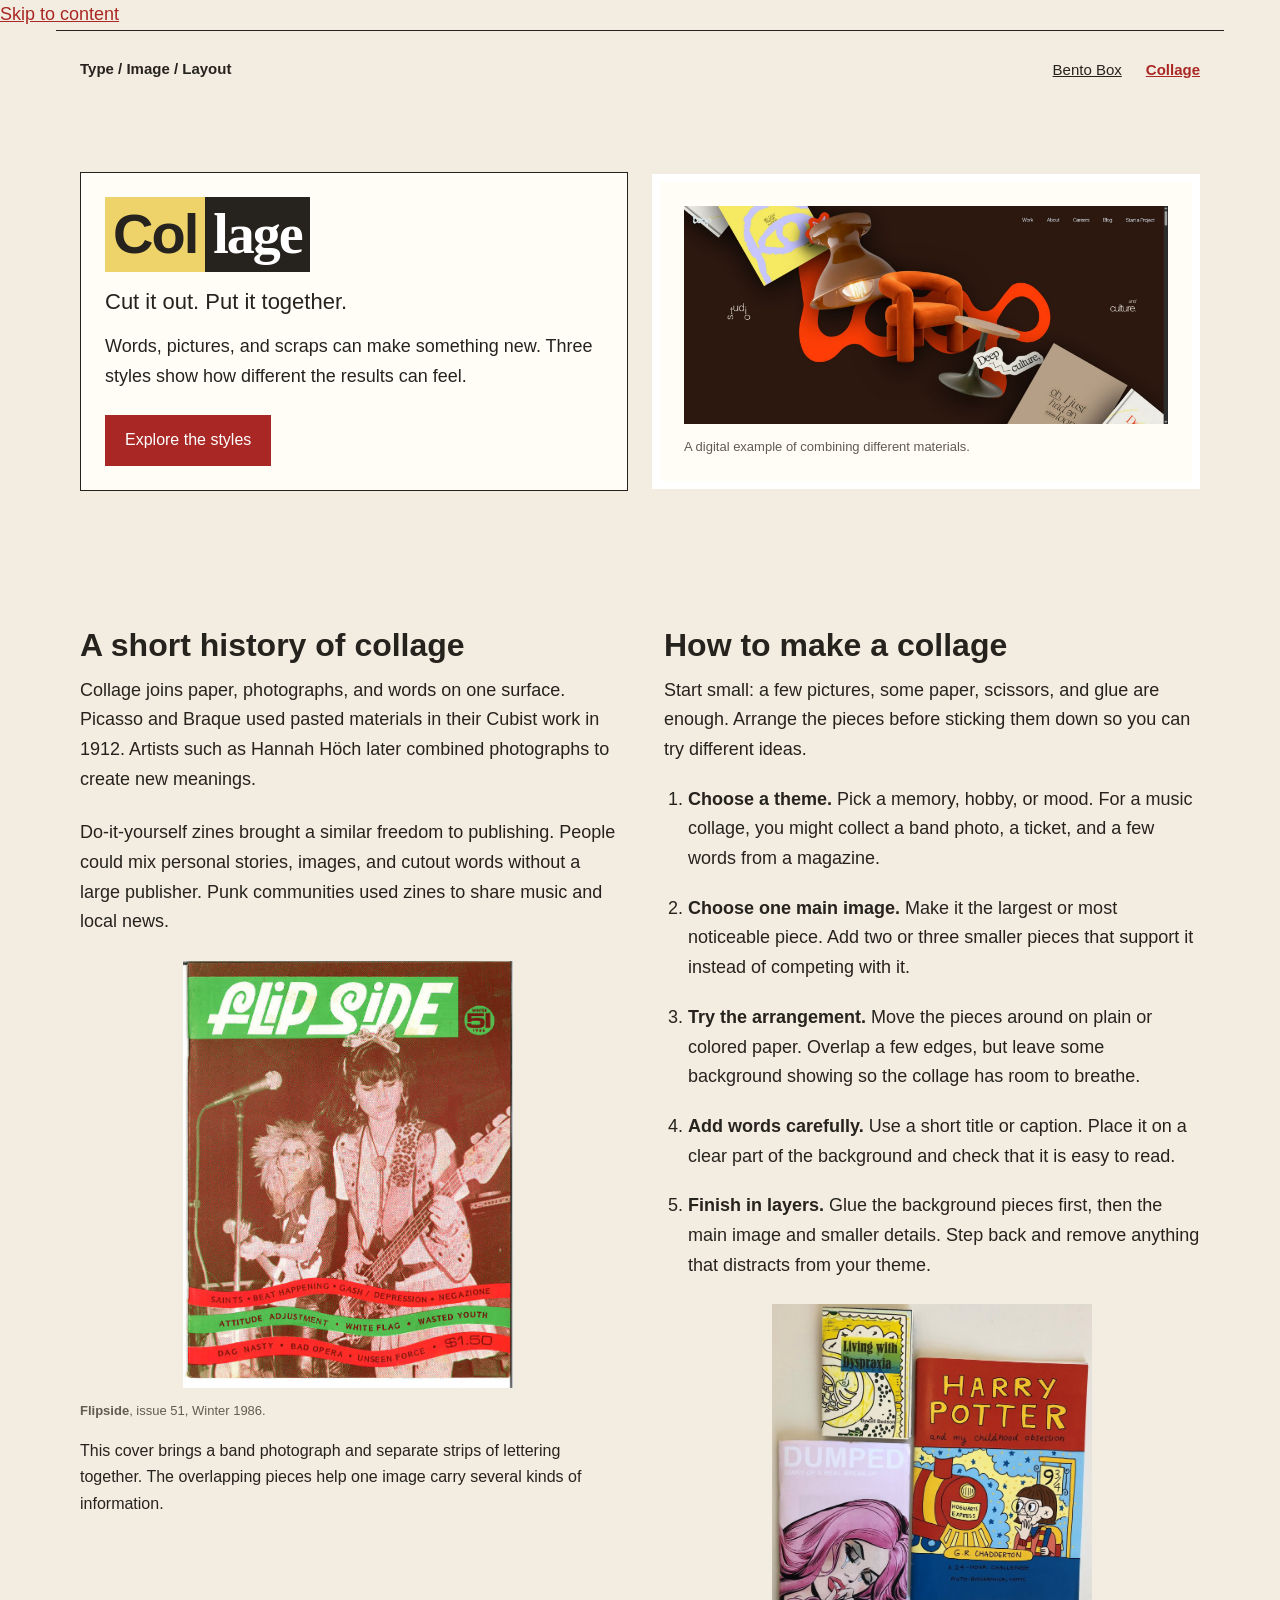
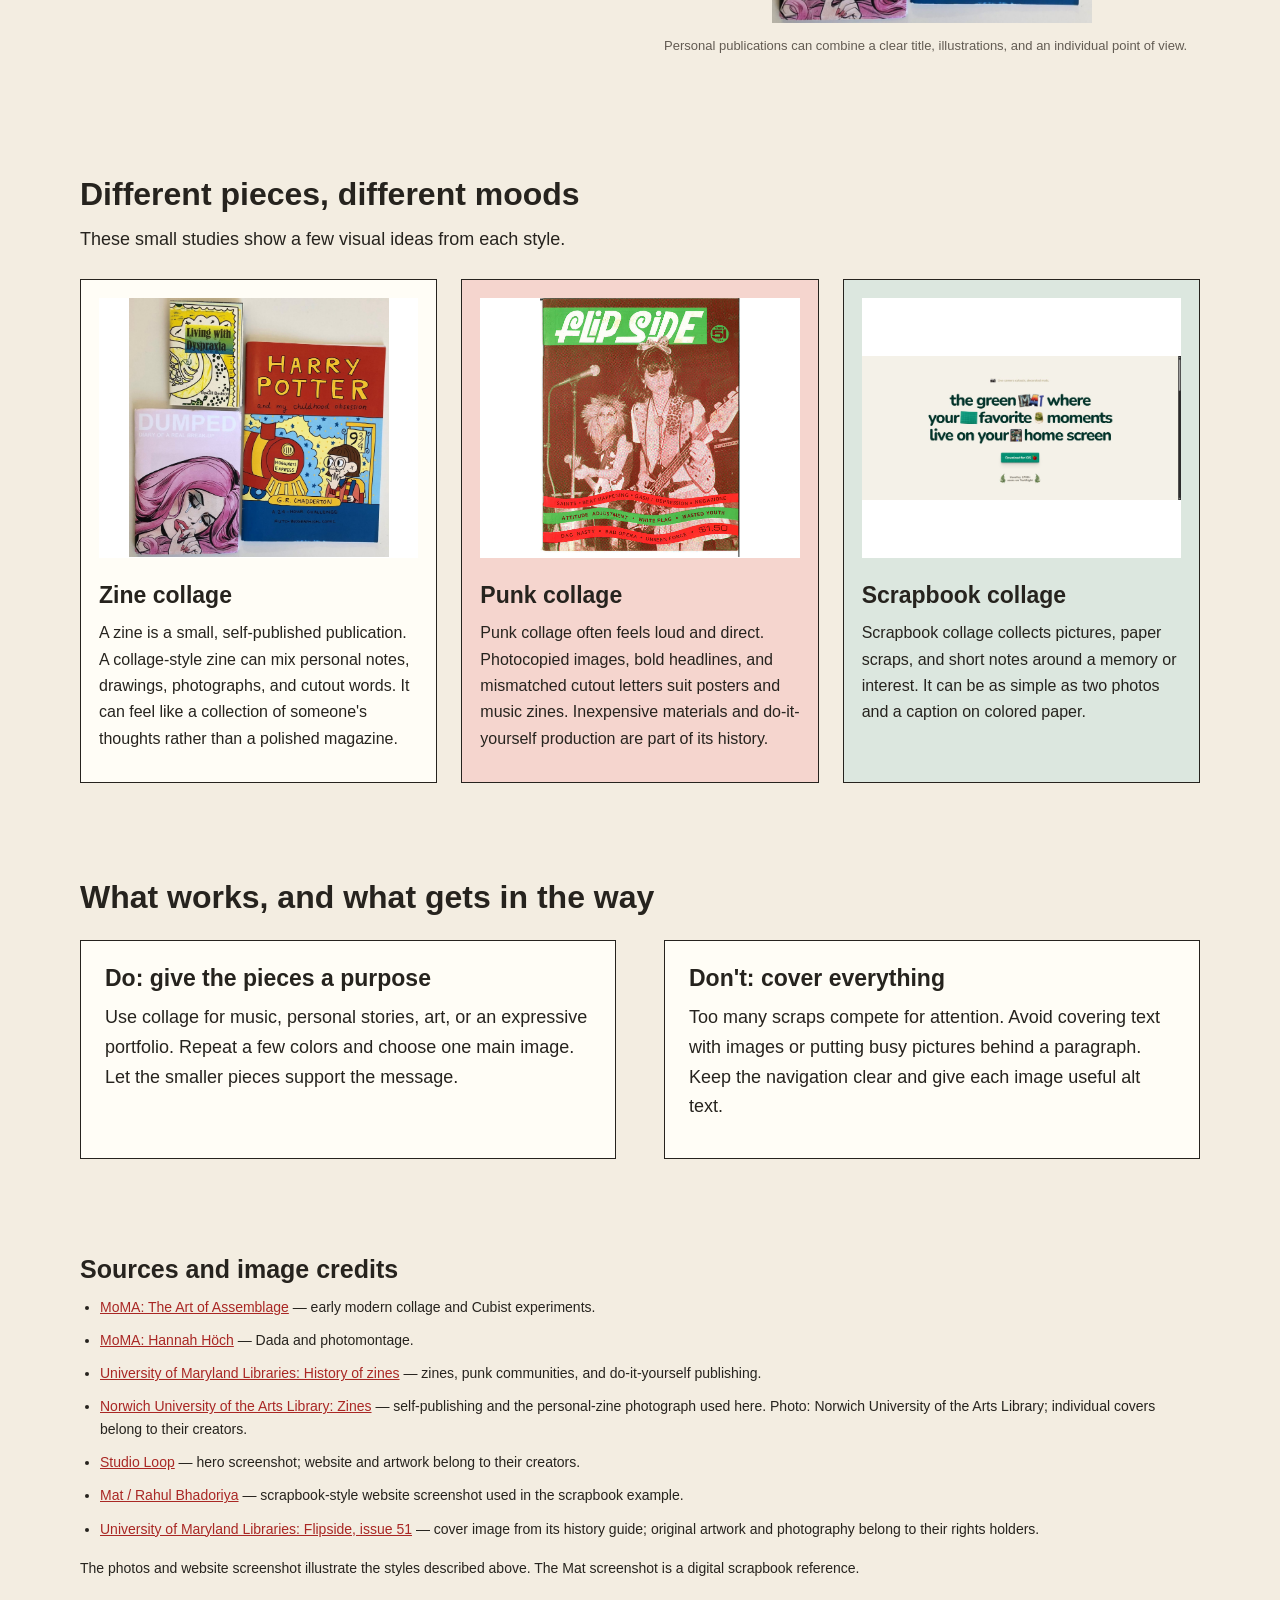
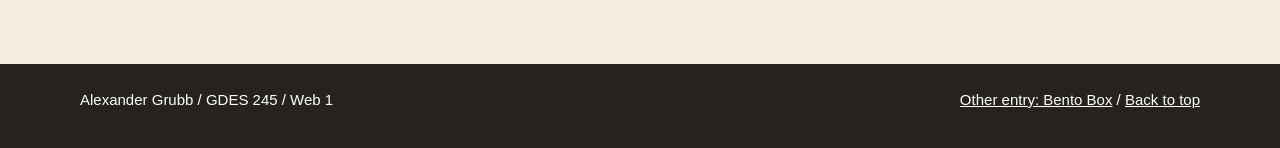
<file: collage.html>
<!DOCTYPE html>
<html lang="en">
<head>
    <meta charset="UTF-8">
    <meta name="viewport" content="width=device-width, initial-scale=1.0">
    <title>Collage Styles | Type, Image, Layout</title>
    <link rel="stylesheet" href="css/styles.css">
</head>
<body id="top" class="collage-page">
    <a class="skip-link" href="#content">Skip to content</a>
    <nav class="site-nav">
        <p class="site-name">Type / Image / Layout</p>
        <ul>
            <li><a href="index.html">Bento Box</a></li>
            <li><a href="collage.html" class="current-page">Collage</a></li>
        </ul>
    </nav>
    <header class="hero">
        <section class="paper-note">
            <h1><span class="cut-word">Col</span><span class="cut-word dark-paper">lage</span></h1>
            <p class="lede">Cut it out. Put it together.</p>
            <p>Words, pictures, and scraps can make something new. Three styles show how different the results can feel.</p>
            <a class="button" href="#examples">Explore the styles</a>
        </section>
        <aside class="paper-photo">
            <img src="images/studio-loop.png" alt="Studio Loop's homepage layers photographed books, fabric, and graphic shapes.">
            <p class="image-caption">A digital example of combining different materials.</p>
        </aside>
    </header>
    <main id="content">
        <section class="page-section history collage-history" id="history">
            <article class="history-copy">
                <h2>A short history of collage</h2>
                <p>Collage joins paper, photographs, and words on one surface. Picasso and Braque used pasted materials in their Cubist work in 1912. Artists such as Hannah Höch later combined photographs to create new meanings.</p>
                <p>Do-it-yourself zines brought a similar freedom to publishing. People could mix personal stories, images, and cutout words without a large publisher. Punk communities used zines to share music and local news.</p>
                <aside class="history-photo">
                    <img src="images/flipside.jpg" alt="The cover of Flipside issue 51, with a band photograph and layered strips of text.">
                    <p class="image-caption"><span class="book-title">Flipside</span>, issue 51, Winter 1986.</p>
                </aside>
                <p class="photo-note">This cover brings a band photograph and separate strips of lettering together. The overlapping pieces help one image carry several kinds of information.</p>
            </article>
            <section class="how-to-copy">
                <h2>How to make a collage</h2>
                <p>Start small: a few pictures, some paper, scissors, and glue are enough. Arrange the pieces before sticking them down so you can try different ideas.</p>
                <ol class="how-to-steps">
                    <li><span class="step-label">Choose a theme.</span> Pick a memory, hobby, or mood. For a music collage, you might collect a band photo, a ticket, and a few words from a magazine.</li>
                    <li><span class="step-label">Choose one main image.</span> Make it the largest or most noticeable piece. Add two or three smaller pieces that support it instead of competing with it.</li>
                    <li><span class="step-label">Try the arrangement.</span> Move the pieces around on plain or colored paper. Overlap a few edges, but leave some background showing so the collage has room to breathe.</li>
                    <li><span class="step-label">Add words carefully.</span> Use a short title or caption. Place it on a clear part of the background and check that it is easy to read.</li>
                    <li><span class="step-label">Finish in layers.</span> Glue the background pieces first, then the main image and smaller details. Step back and remove anything that distracts from your theme.</li>
                </ol>
                <aside class="history-reference">
                    <img src="images/personal-zines.jpg" alt="Three personal zines with different illustrated covers from Norwich University of the Arts Library.">
                    <p class="image-caption">Personal publications can combine a clear title, illustrations, and an individual point of view.</p>
                </aside>
            </section>
        </section>
        <section class="page-section" id="examples">
            <header class="section-head">
                <h2>Different pieces, different moods</h2>
                <p>These small studies show a few visual ideas from each style.</p>
            </header>
            <div class="cards collage-styles">
                <article class="card zine-card">
                    <aside class="card-image">
                        <img src="images/personal-zines.jpg" alt="Three personal zines with illustrated covers from Norwich University of the Arts Library.">
                    </aside>
                    <h3>Zine collage</h3>
                    <p>A zine is a small, self-published publication. A collage-style zine can mix personal notes, drawings, photographs, and cutout words. It can feel like a collection of someone's thoughts rather than a polished magazine.</p>
                </article>
                <article class="card punk-card">
                    <aside class="card-image">
                        <img src="images/flipside.jpg" alt="Flipside issue 51, showing a band photograph and layered strips of lettering.">
                    </aside>
                    <h3>Punk collage</h3>
                    <p>Punk collage often feels loud and direct. Photocopied images, bold headlines, and mismatched cutout letters suit posters and music zines. Inexpensive materials and do-it-yourself production are part of its history.</p>
                </article>
                <article class="card scrapbook-card">
                    <aside class="card-image">
                        <img src="images/mat.png" alt="Mat's scrapbook-inspired website with cutout letters and small photographed objects.">
                    </aside>
                    <h3>Scrapbook collage</h3>
                    <p>Scrapbook collage collects pictures, paper scraps, and short notes around a memory or interest. It can be as simple as two photos and a caption on colored paper.</p>
                </article>
            </div>
        </section>
        <section class="page-section" id="uses">
            <header class="section-head">
                <h2>What works, and what gets in the way</h2>
            </header>
            <div class="use-columns">
                <article class="paper-note">
                    <h3>Do: give the pieces a purpose</h3>
                    <p>Use collage for music, personal stories, art, or an expressive portfolio. Repeat a few colors and choose one main image. Let the smaller pieces support the message.</p>
                </article>
                <article class="paper-note">
                    <h3>Don't: cover everything</h3>
                    <p>Too many scraps compete for attention. Avoid covering text with images or putting busy pictures behind a paragraph. Keep the navigation clear and give each image useful alt text.</p>
                </article>
            </div>
        </section>
        <section class="page-section sources" id="sources">
            <h2>Sources and image credits</h2>
            <ul>
                <li><a href="https://assets.moma.org/documents/moma_catalogue_1880_300062228.pdf">MoMA: The Art of Assemblage</a> — early modern collage and Cubist experiments.</li>
                <li><a href="https://www.moma.org/artists/2675-hannah-hoch">MoMA: Hannah Höch</a> — Dada and photomontage.</li>
                <li><a href="https://lib.guides.umd.edu/c.php?g=1378775&amp;p=10803201">University of Maryland Libraries: History of zines</a> — zines, punk communities, and do-it-yourself publishing.</li>
                <li><a href="https://library.norwichuni.ac.uk/guides/zines/">Norwich University of the Arts Library: Zines</a> — self-publishing and the personal-zine photograph used here. Photo: Norwich University of the Arts Library; individual covers belong to their creators.</li>
                <li><a href="https://www.studioloop.com.br/">Studio Loop</a> — hero screenshot; website and artwork belong to their creators.</li>
                <li><a href="https://www.matwidget.com/">Mat / Rahul Bhadoriya</a> — scrapbook-style website screenshot used in the scrapbook example.</li>
                <li><a href="https://archives.lib.umd.edu/repositories/4/archival_objects/659469">University of Maryland Libraries: Flipside, issue 51</a> — cover image from its history guide; original artwork and photography belong to their rights holders.</li>
            </ul>
            <p>The photos and website screenshot illustrate the styles described above. The Mat screenshot is a digital scrapbook reference.</p>
        </section>
    </main>
    <footer class="site-footer">
        <div class="inner">
            <p>Alexander Grubb / GDES 245 / Web 1</p>
            <p><a href="index.html">Other entry: Bento Box</a> / <a href="#top">Back to top</a></p>
        </div>
    </footer>
</body>
</html>
</file>
<file: css/styles.css>
/* Shared styles use the same methods as the earlier practice projects. */
*{
    box-sizing: border-box;
    margin: 0px;
    padding: 0px;
}
body{
    background: #faf6ef;
    color: #26231e;
    font-family: Arial, Helvetica, sans-serif;
    font-size: 18px;
    line-height: 1.65;
}
h1,h2,h3{
    line-height: 1.15;
    font-weight: 600;
    margin-bottom: 12px;
}
h1{ font-size: 64px; letter-spacing: -2px; }
h2{ font-size: 32px; }
h3{ font-size: 23px; }
p{ margin-bottom: 12px; }
a{ color: #a92724; }
img{
    display: block;
    width: 100%;
    max-width: 100%;
    height: auto;
}

/* Shared page width and spacing. */
.site-nav,main,.hero{
    max-width: 1168px;
    margin: 0px auto;
    padding: 24px;
}
.site-nav,.site-nav ul,.site-footer .inner{
    display: flex;
    gap: 24px;
}
.site-nav,.site-footer .inner{
    justify-content: space-between;
}
.site-nav{
    align-items: center;
    border-top: 1px solid #26231e;
}
.site-nav ul{ list-style: none; }
.site-name,.site-nav a,.site-footer .inner{ font-size: 15px; }
.site-name{ margin: 0px; }
.site-name,.site-nav .current-page,.book-title,.step-label{ font-weight: 600; }
.site-nav a{ color: #26231e; }
.site-nav .current-page{ color: #a92724; }
.button{
    display: inline-block;
    background: #a92724;
    color: white;
    padding: 12px 20px;
    margin-top: 12px;
    text-decoration: none;
    font-size: 16px;
}
.lede{ font-size: 22px; max-width: 36ch; }
.page-section{ padding: 48px 0px; }
.section-head{ margin-bottom: 24px; }
.history-copy p{ max-width: 65ch; margin-bottom: 24px; }

/* Grids arrange the content. Flexbox centers full images. */
.hero,.history,.cards,.bento-grid,.use-columns,.hero-panels{
    display: grid;
    gap: 24px;
}
.hero,.use-columns,.hero-panels{
    grid-template: auto / 1fr 1fr;
}
.hero,.history,.use-columns{ gap: 48px; }
.hero{ align-items: center; padding: 64px 24px; }
.history{ grid-template: auto / 1fr 2fr; }
.cards{ grid-template: auto / 1fr 1fr 1fr; }
.card{ background: white; border: 1px solid #26231e; padding: 16px; }
.card-image{
    display: flex;
    align-items: center;
    justify-content: center;
    height: 230px;
    background: white;
}
.card-image a{ width: 100%; }
.card h3{ margin-top: 24px; }
.card p,.photo-note{ font-size: 16px; }
.eyebrow{
    font-size: 13px;
    letter-spacing: 2px;
    text-transform: uppercase;
    font-weight: 600;
    color: #a92724;
}
.bento-grid,.hero-panels{ gap: 12px; }
.bento-grid{ grid-template: auto / 1fr 1fr 1fr 1fr; }
.bento-grid article,.comic-note{ padding: 24px; border: 2px solid #222638; }
.feature-panel,.summary-panel,.hero-reveal{ grid-column: span 2; }
.feature-panel{ grid-row: span 2; background: #ffdf73; }
.feature-panel h3{ font-size: 40px; }
.detail-panel{ background: white; }
.summary-panel,.comic-note{ background: #e6eef7; }
.advice-heading{ margin-top: 48px; }

/* Comics keep strong borders and colored panels. */
.bento-page{ background: #fff9e9; }
.bento-page h1{ text-transform: uppercase; }
.title-note{
    display: block;
    font-size: 36px;
    color: #a92724;
    letter-spacing: 0px;
}
.bento-page .site-nav{ border-top: 3px solid #222638; }
.bento-page .button,.bento-page .card{ border: 2px solid #222638; }
.hero-panel{
    display: flex;
    align-items: center;
    justify-content: center;
    text-align: center;
    min-height: 110px;
    padding: 24px;
    margin: 0px;
    background: white;
    border: 3px solid #222638;
    font-size: 23px;
    font-weight: 600;
}
.hero-action{ grid-row: span 2; background: #ffdf73; font-size: 42px; }
.hero-pause{ background: #e6eef7; }
.hero-reveal{ background: #a92724; color: white; }
.comic-history-image img{ border: 3px solid #222638; }
.bento-page .card .eyebrow{ margin-top: 24px; margin-bottom: 8px; }
.bento-page .card h3{ margin-top: 0px; }

/* Collage uses straight paper pieces and three named card colors. */
.collage-page{ background: #f3ede1; }
.collage-page .hero{ gap: 24px; }
.paper-note,.paper-photo{
    background: #fffdf6;
    padding: 24px;
    border: 1px solid #26231e;
}
.paper-photo{ border: 8px solid white; }
.collage-page h1{ font-size: 56px; }
.cut-word{ display: inline-block; background: #edd36a; padding: 5px 8px; }
.dark-paper{
    background: #26231e;
    color: white;
    font-family: Georgia, "Times New Roman", serif;
}
.collage-page .card{ padding: 18px; background: #fffdf6; }
.collage-page .punk-card{ background: #f5d5ce; }
.collage-page .scrapbook-card{ background: #dce7df; }
.collage-styles .card-image{ height: 260px; }
.zine-card img{ max-width: 260px; }
.punk-card img{ max-width: 200px; }
.collage-history{ grid-template: auto / 1fr 1fr; }
.history-photo img,.history-reference img{ margin: 0px auto; }
.history-photo img{ max-width: 330px; }
.history-reference{ margin: 24px 0px; }
.history-reference img{ max-width: 320px; }
.how-to-copy p,.how-to-steps li{ margin-bottom: 20px; }
.how-to-steps{ margin-left: 24px; }
.photo-note{ margin-top: 16px; }
.image-caption{
    margin: 0px;
    font-size: 13px;
    color: #625b52;
    padding-top: 12px;
}
.history-copy .image-caption{ margin-bottom: 0px; }

/* Credits and footer. */
.sources{ font-size: 14px; }
.sources h2{ font-size: 25px; }
.sources ul{ margin-left: 20px; margin-bottom: 16px; }
.sources li{ margin-bottom: 10px; }
.site-footer{ background: #26231e; color: white; padding: 24px; }
.site-footer .inner{ max-width: 1120px; margin: 0px auto; }
.site-footer a{ color: white; }
</file>
